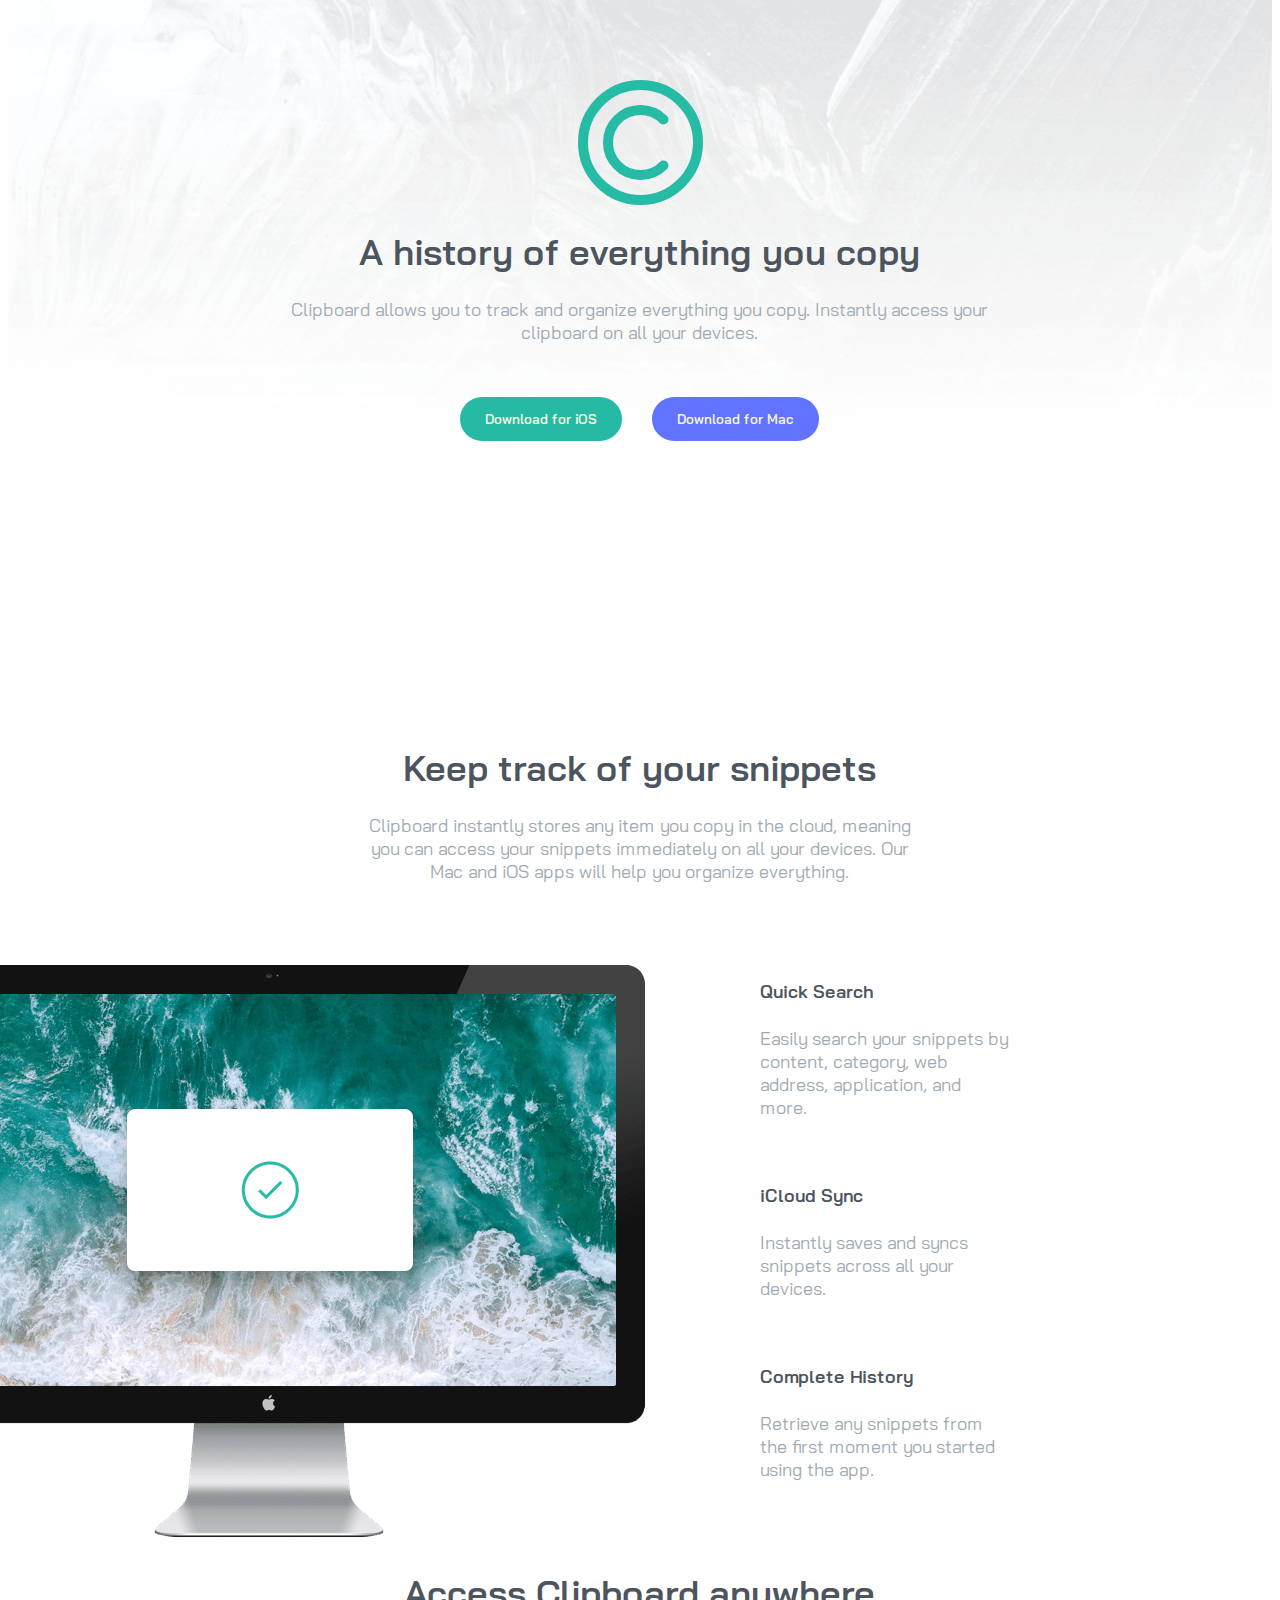
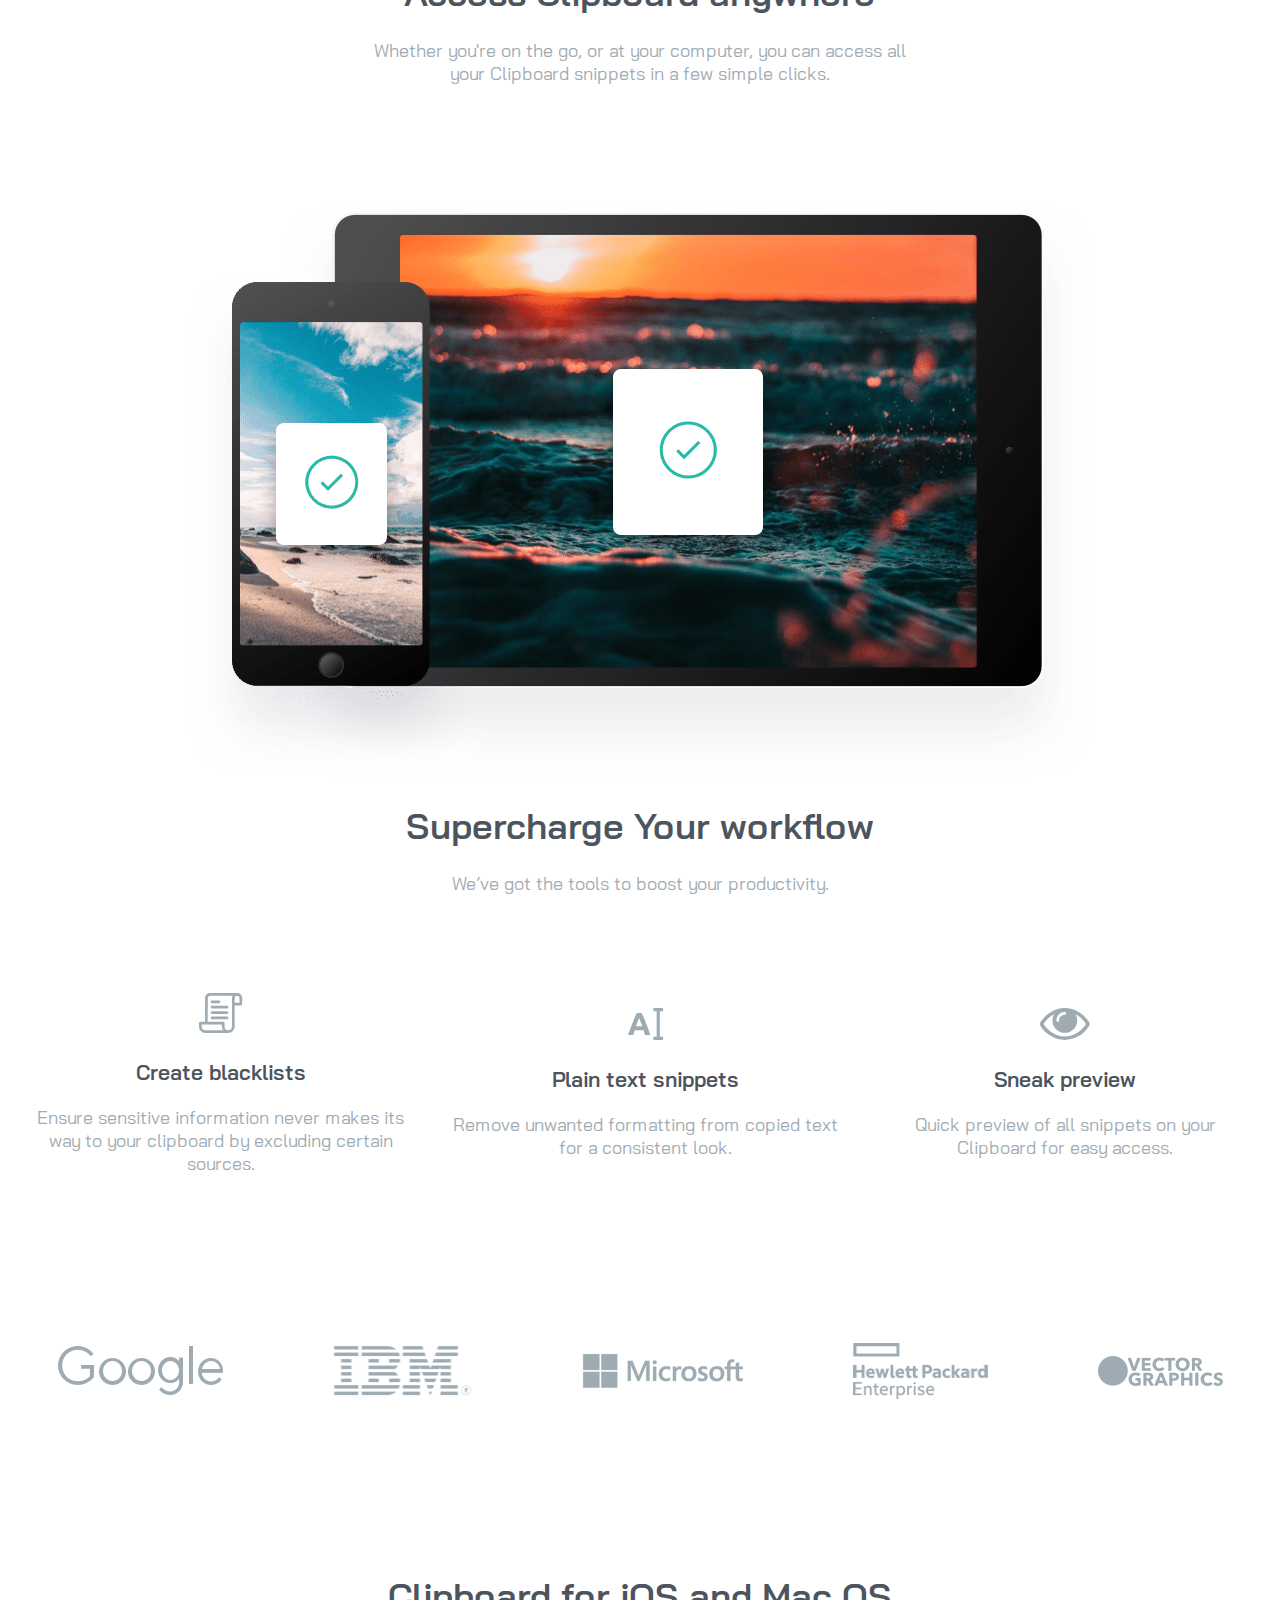
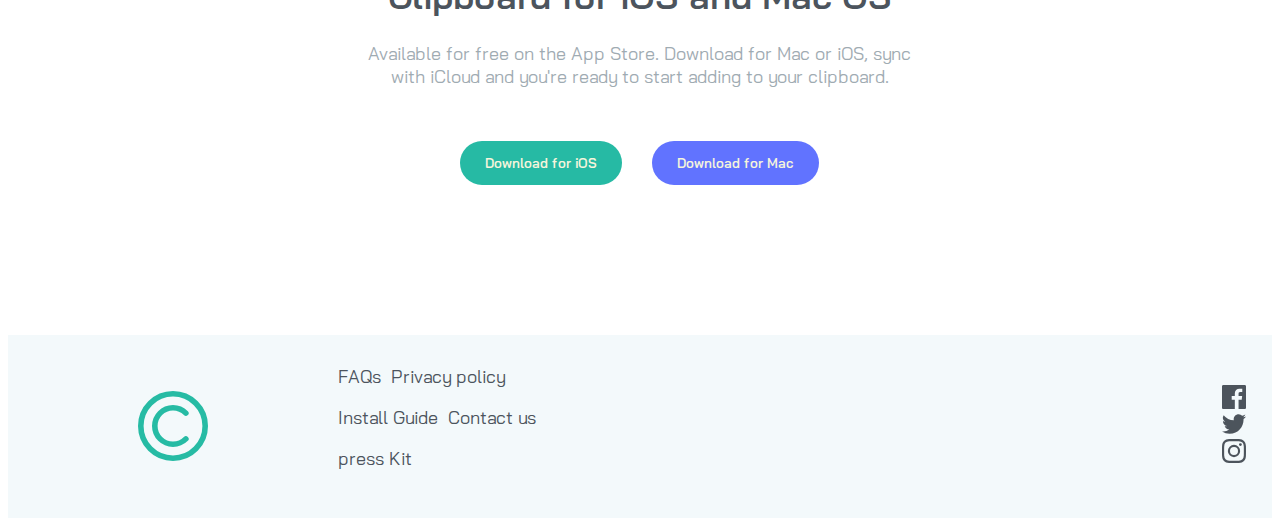
<file: clipboard-landing-page/index.html>
<!DOCTYPE html>
<html lang="en">

<head>
  <meta charset="UTF-8" />
  <meta name="viewport" content="width=device-width, initial-scale=1.0" />
  <!-- displays site properly based on user's device -->

  <link rel="icon" type="image/png" sizes="32x32" href="./images/favicon-32x32.png" />

  <link rel="preconnect" href="https://fonts.googleapis.com">
  <link rel="preconnect" href="https://fonts.gstatic.com" crossorigin>
  <link href="https://fonts.googleapis.com/css2?family=Bai+Jamjuree:wght@400;600&display=swap" rel="stylesheet">
  <link rel="stylesheet" href="style.css">

  <title>Clipboard landing page</title>

  </style>
</head>

<body>

  <div class="container">
    <div class="header">

      <svg class="logo" width="125" height="125" xmlns="http://www.w3.org/2000/svg">
        <g stroke="#26BBA4" stroke-width="10" fill="none" fill-rule="evenodd">
          <circle cx="62.5" cy="62.5" r="57.5" />
          <path d="M85.481 85.481c-12.692 12.692-33.27 12.692-45.962 0s-12.692-33.27 0-45.962 33.27-12.692 45.962 0"
            stroke-linecap="round" />
        </g>
      </svg>

      <div class="heading-div">
        <h1>A history of everything you copy</h1>
        <p> Clipboard allows you to track and organize
          everything you copy. Instantly access your clipboard on all your devices. </p>

        <div class="btn-div"><button class="ios-btn">Download for iOS</button></div>
        <div class="btn-div"><button class="mac-btn">Download for Mac</button></div>
      </div>


    </div>
    <!--header div -->
  </div>

  <div class="devices-div">


    <div class="snippets-div">
      <h1>Keep track of your snippets</h1>
      <p>Clipboard instantly stores any item you copy in the cloud,
        meaning you can access your snippets immediately on all your
        devices. Our Mac and iOS apps will help you organize everything.</p>
    </div>

    <div class="computer-div">

      <img src="images/image-computer.png" alt="" class="computer-img">

      <div class="computer-content-div">

        <h4>Quick Search</h4>

        <p class="comp-p">Easily search your snippets by content, category, web address, application, and more.</p>

        <h4>iCloud Sync</h4>

        <p class="comp-p">Instantly saves and syncs snippets across all your devices.</>

        <h4>Complete History</h4>

        <p class="comp-p">Retrieve any snippets from the first moment you started using the app.</p>
      </div>
    </div>

    <div class="devices-txt">
      <h1>Access Clipboard anywhere</h1>
      <p>Whether you're on the go, or at your computer, you can access all your Clipboard
        snippets in a few simple clicks.</p>
    </div>
    <img src="images/image-devices.png" alt="" class="devices-img">

    <div class="devices-txt">
      <h1>Supercharge Your workflow</h1>
      <p>We’ve got the tools to boost your productivity.</p>
    </div>

    <div class="icons-div">
      <div class="icon-content-div">
        <svg class="icon" width="44" height="40" xmlns="http://www.w3.org/2000/svg">
          <g fill="#9EABB2" fill-rule="nonzero">
            <path
              d="M11.07 0C8.353 0 6.14 2.192 6.14 4.876l-.179 25.278 2.69.02.179-25.289c0-1.21 1.005-2.196 2.24-2.196h27.027V0H11.071z" />
            <path
              d="M38.097 0a5.115 5.115 0 00-5.11 5.11v28.37c0 2.052-1.668 3.72-3.72 3.72a3.725 3.725 0 01-3.72-3.72V30.21c0-.743-.601-1.345-1.344-1.345H1.345C.602 28.864 0 29.466 0 30.21v3.272a6.417 6.417 0 006.41 6.409V37.2a3.724 3.724 0 01-3.72-3.72v-1.927h20.168v1.928a6.417 6.417 0 006.41 6.409 6.417 6.417 0 006.409-6.41V12.46h6.185c.743 0 1.345-.602 1.345-1.345V5.11A5.115 5.115 0 0038.097 0zm2.42 9.77h-4.84V5.11a2.423 2.423 0 012.42-2.42 2.423 2.423 0 012.42 2.42v4.66z" />
            <path
              d="M6.14 37.201h22.813v2.689H6.14zM19.99 7.485h-6.947a1.345 1.345 0 100 2.69h6.947a1.345 1.345 0 100-2.69zM28.057 12.863H13.043a1.345 1.345 0 100 2.69h15.014a1.345 1.345 0 100-2.69zM28.057 18.242H13.043a1.345 1.345 0 100 2.69h15.014a1.344 1.344 0 100-2.69zM28.057 23.62H13.043a1.345 1.345 0 100 2.69h15.014a1.345 1.345 0 100-2.69z" />
          </g>
        </svg>
        <h3>Create blacklists</h3>
        <p>
          Ensure sensitive information never makes its way to your clipboard by excluding certain sources.
        </p>
      </div>
      <div class="icon-content-div">
        <svg class="icon" width="36" height="32" xmlns="http://www.w3.org/2000/svg">
          <path
            d="M17.872 14.736a235.39 235.39 0 012.192 5.744c.746 2.027 1.536 4.24 2.368 6.64h-5.344a44.4 44.4 0 00-.784-2.368c-.288-.81-.57-1.632-.848-2.432h-8.64c-.278.8-.56 1.621-.848 2.432a44.4 44.4 0 00-.784 2.368H0a371.54 371.54 0 012.368-6.644 233.104 233.104 0 012.192-5.748 206.71 206.71 0 012.112-5.112c.693-1.61 1.413-3.136 2.16-4.736H13.6c.725 1.6 1.44 3.125 2.144 4.736.704 1.61 1.413 3.328 2.128 5.12zM7.968 18.32h6.303c-.34-.96-.671-1.878-.991-2.752a94.407 94.407 0 00-.912-2.4c-.288-.725-.539-1.365-.752-1.92-.214-.555-.384-.992-.512-1.313-.107.32-.267.758-.48 1.313a1241.872 1241.872 0 00-1.648 4.32c-.331.874-.667 1.792-1.008 2.752zM35.04 3.2h-3.2v25.6h3.2V32h-9.6v-3.2h3.2V3.2h-3.2V0h9.6v3.2z"
            fill="#9EABB2" fill-rule="nonzero" />
        </svg>
        <h3>Plain text snippets</h3>
        <p>Remove unwanted formatting from copied text for a consistent look.</p>
      </div>
      <div class="icon-content-div">
        <svg class="icon" width="50" height="32" xmlns="http://www.w3.org/2000/svg">
          <path
            d="M49.059 14.072c-2.585-4.227-6.06-7.623-10.424-10.188C34.27 1.318 29.66.035 24.806.035c-4.854 0-9.464 1.283-13.829 3.849C6.612 6.449 3.137 9.845.554 14.072c-.37.646-.554 1.283-.554 1.91 0 .628.185 1.265.554 1.91 2.583 4.227 6.058 7.624 10.423 10.189 4.365 2.565 8.975 3.847 13.83 3.847 4.853 0 9.463-1.277 13.828-3.833 4.365-2.557 7.84-5.957 10.424-10.202.369-.646.553-1.283.553-1.91 0-.628-.184-1.265-.553-1.911zM18.867 6.5c1.652-1.652 3.631-2.478 5.939-2.478.369 0 .683.13.941.388.258.258.388.572.388.941 0 .37-.13.683-.387.941a1.28 1.28 0 01-.942.388c-1.587 0-2.944.563-4.07 1.689-1.126 1.126-1.688 2.482-1.688 4.07 0 .369-.13.683-.388.941a1.28 1.28 0 01-.941.388c-.37 0-.683-.13-.942-.388a1.282 1.282 0 01-.388-.942c0-2.306.827-4.286 2.478-5.938zm17.969 18.522c-3.701 2.242-7.71 3.364-12.03 3.364-4.319 0-8.329-1.121-12.03-3.364-3.7-2.243-6.777-5.256-9.232-9.04 2.805-4.356 6.321-7.614 10.548-9.773a12.099 12.099 0 00-1.689 6.23c0 3.414 1.214 6.334 3.64 8.762 2.428 2.427 5.349 3.64 8.763 3.64 3.415 0 6.335-1.213 8.762-3.64 2.428-2.427 3.641-5.348 3.641-8.763 0-2.233-.563-4.31-1.689-6.229 4.227 2.16 7.743 5.418 10.548 9.773-2.454 3.784-5.532 6.797-9.232 9.04z"
            fill="#9EABB2" fill-rule="nonzero" />
        </svg>
        <h3>Sneak preview</h3>
        <p>Quick preview of all snippets on your Clipboard for easy access.</p>
      </div>
    </div>
    <div class="company-logos-div">
      <img class="logo-img" src="images/logo-google.png" alt="">
      <img class="logo-img" src="images/logo-ibm.png" alt="">
      <img class="logo-img" src="images/logo-microsoft.png" alt="">
      <img class="logo-img" src="images/logo-hp.png" alt="">
      <img class="logo-img" src="images/logo-vector-graphics.png" alt="">
    </div>
    <div class="clipboard-txt devices-txt">
      <h1>Clipboard for iOS and Mac OS</h1>
      <p>Available for free on the App Store. Download for Mac or iOS, sync with iCloud
        and you're ready to start adding to your clipboard.</p>
      <button class="ios-btn">Download for iOS</button>
      <button class="mac-btn">Download for Mac</button>
    </div>
  </div>

  <footer>
    <img class="footer-logo" src="images/logo.svg">
    <div class="span-div">
      <p class="footer-txt">FAQs</p>
      <p class="footer-txt">Privacy policy</p>
      <p class="footer-txt">Install Guide</p>
      <p class="footer-txt">Contact us</p>
      <p class="footer-txt">press Kit</p>
    </div>

    <div class="social-icons-div">
      <img src="images/icon-facebook.svg" alt="" class="social-icon">
      <img src="images/icon-twitter.svg" alt="" class="social-icon">
      <img src="images/icon-instagram.svg" alt="" class="social-icon">
    </div>

  </footer>

</body>

</html>

<!--
3.92
3.86
3.83
3.81
3.78
3.75
3.72
3.69
3.67
3.61 -->
</file>
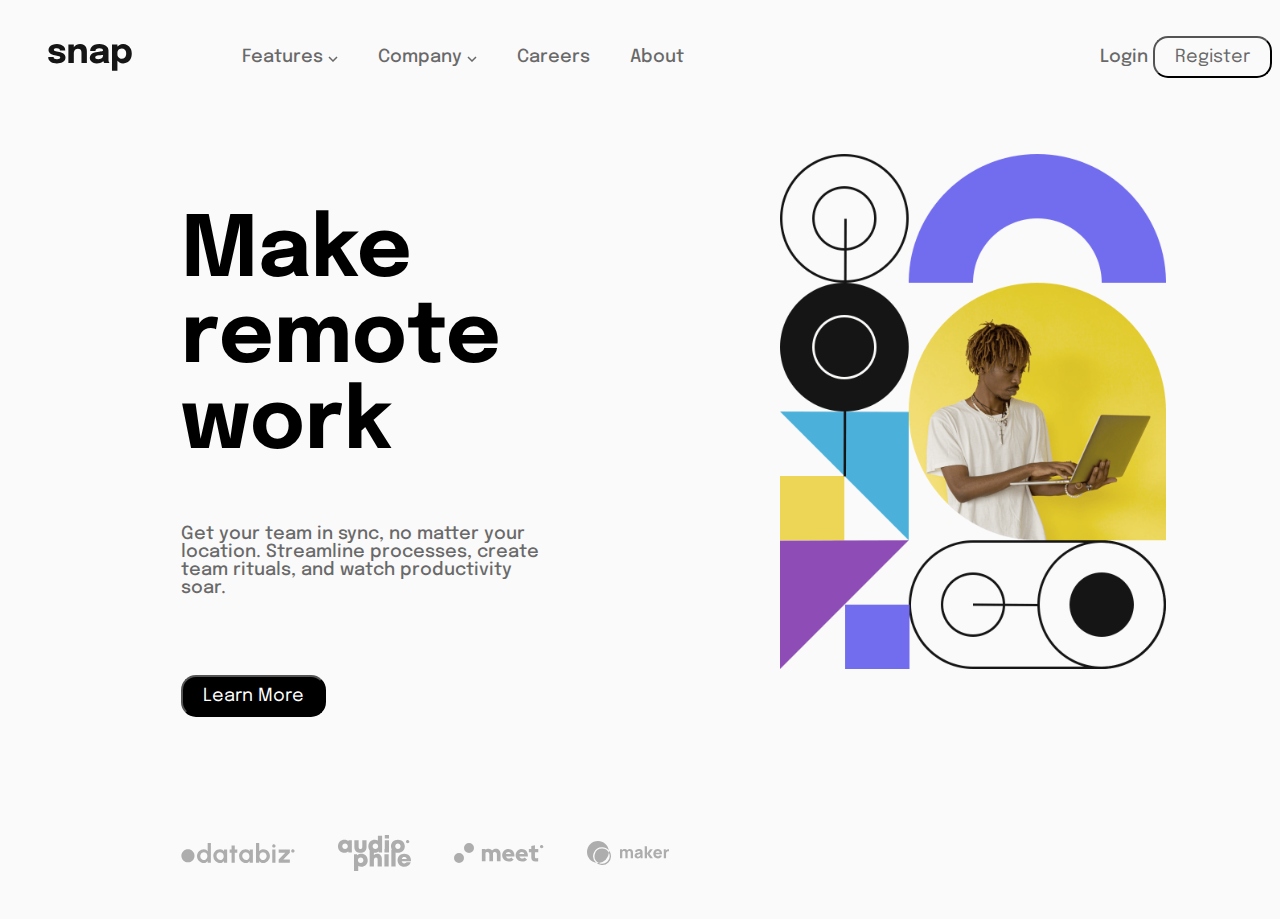
<file: intro-section-with-dropdown-navigation-main/index.html>
<!DOCTYPE html>
<html lang="en">

<head>
  <meta charset="UTF-8">
  <meta name="viewport" content="width=device-width, initial-scale=1.0">
  <!-- displays site properly based on user's device -->

  <link rel="icon" type="image/png" sizes="32x32" href="./images/favicon-32x32.png">
  <link rel="preconnect" href="https://fonts.googleapis.com">
  <link rel="preconnect" href="https://fonts.gstatic.com" crossorigin>
  <link href="https://fonts.googleapis.com/css2?family=Epilogue:wght@500;700&display=swap" rel="stylesheet">

  <link rel="stylesheet" href="style.css">

  <title>Intro section with dropdown navigation</title>

</head>

<body>

  <div class="container">

    <nav>
      <img class="logo" src="images/logo.svg" alt="" srcset="">
      <div class="nav-items">
        <ul>
          <li id="features">Features <img src="images/icon-arrow-down.svg">
            <ul id="features-ul">
              <li><img src="images/icon-todo.svg">Todo List</li>
              <li><img src="images/icon-calendar.svg">Calender</li>
              <li><img src="images/icon-reminders.svg">Reminder</li>
              <li><img src="images/icon-planning.svg">planning</li>
            </ul>
          </li>
          <li id="company">Company <img src="images/icon-arrow-down.svg">
            <ul id="company-ul">
              <li>History</li>
              <li>Our tean</li>
              <li>Blog</li>
            </ul>
          </li>
          <li>Careers</li>
          <li>About</li>
        </ul>

        <div class="buttons">
          <span id="login">Login</span>
          <button id="register">Register</button>
        </div>

      </div>
      <img id="menu-icon" src="images\icon-menu.svg">
    </nav>


    <div class="content">
      <div class="text">
        <h1>Make remote work</h1>
        <p>Get your team in sync, no matter your location.
          Streamline processes, create team rituals, and watch productivity soar.</p>
        <button class="learn">Learn More</button>
        <div class="icons">
          <img src="images/client-databiz.svg">
          <img src="images/client-audiophile.svg">
          <img src="images/client-meet.svg">
          <img src="images/client-maker.svg">
        </div>
      </div>
      <div class="img">
        <img id="hero" src="images/image-hero-desktop.png" alt="">
      </div>
    </div>

    <!-- Features
    Company
    Careers
    About

    Login
    Register

    Make remote work

    

    Learn more -->

  </div>

  <div class="blur">
    <div class="sidebar">
      <div class="nav-items-mob">
        <img id="close" src="images/icon-close-menu.svg">
        <ul>
          <li id="features">Features <img class="arrow" src="images/icon-arrow-down.svg">
            <ul id="features-ul">
              <li><img src="images/icon-todo.svg">Todo List</li>
              <li><img src="images/icon-calendar.svg">Calender</li>
              <li><img src="images/icon-reminders.svg">Reminder</li>
              <li><img src="images/icon-planning.svg">planning</li>
            </ul>
          </li>
          <li id="company">Company <img class="arrow" src="images/icon-arrow-down.svg">
            <ul id="company-ul">
              <li>History</li>
              <li>Our tean</li>
              <li>Blog</li>
            </ul>
          </li>
          <li id="careers">Careers</li>
          <li about="about">About</li>
        </ul>

        <div class="buttons">
          <span id="login">Login</span>
          <button id="register">Register</button>
        </div>

      </div>
    </div>
  </div>

  <script src="index.js"></script>
</body>

</html>
</file>
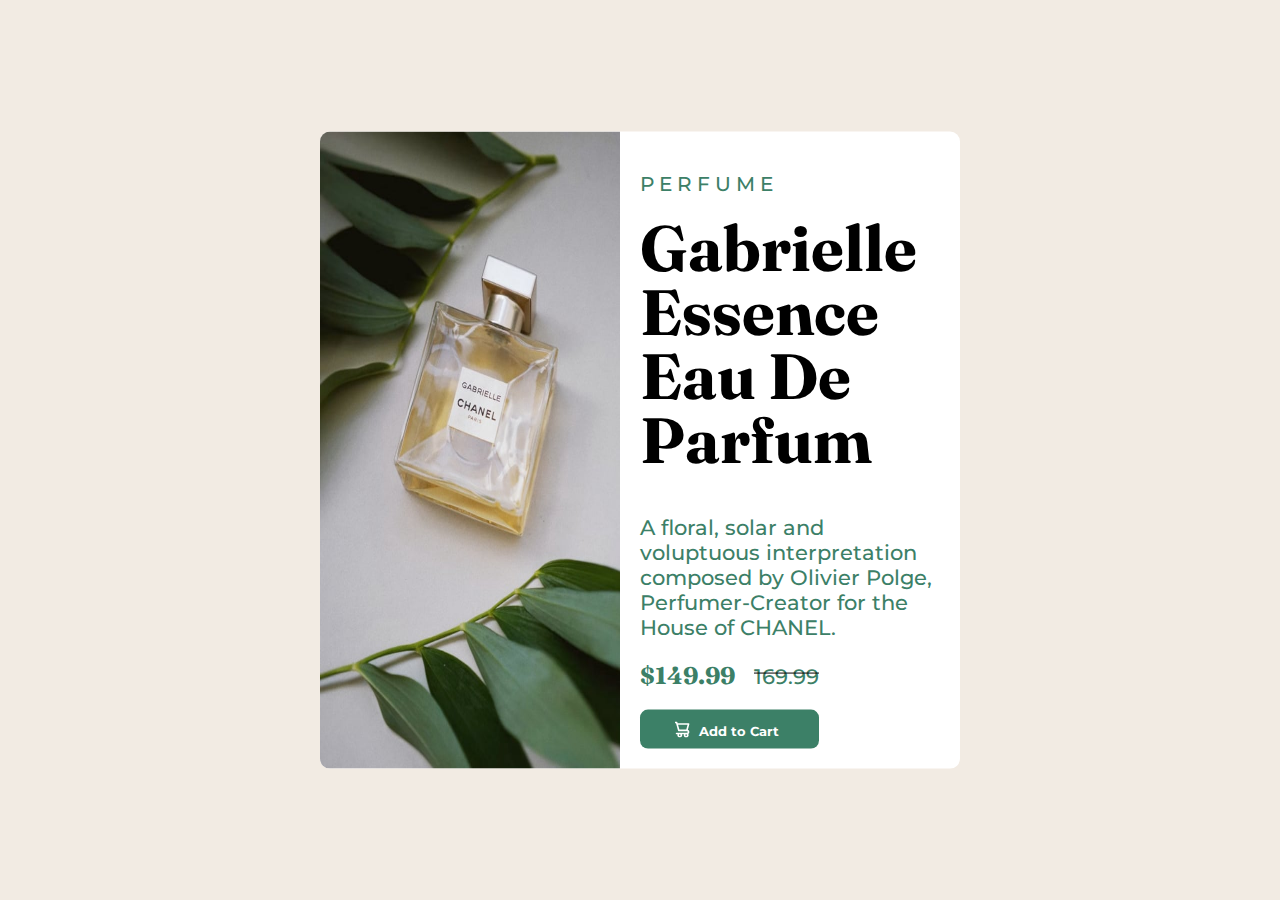
<file: product-preview-card-component-main/index.html>
<!DOCTYPE html>
<html lang="en">
  <head>
    <meta charset="UTF-8" />
    <meta name="viewport" content="width=device-width, initial-scale=1.0" />
    <!-- displays site properly based on user's device -->

    <link
      rel="icon"
      type="image/png"
      sizes="32x32"
      href="./images/favicon-32x32.png"
    />
    <link rel="preconnect" href="https://fonts.googleapis.com" />
    <link rel="preconnect" href="https://fonts.gstatic.com" crossorigin />
    <link
      href="https://fonts.googleapis.com/css2?family=Fraunces:opsz,wght@9..144,700&family=Montserrat:wght@500;700&display=swap"
      rel="stylesheet"
    />
    <link rel="stylesheet" href="style.css" />

    <title>Frontend Mentor | Product preview card component</title>
  </head>
  <body>
    <div class="container">
      <div class="img">
        <img src="images/image-product-desktop.jpg" alt="" />
      </div>
      <div class="txt">
        <p class="top-txt">P E R F U M E</p>
        <h1 class="heading">Gabrielle Essence Eau De Parfum</h1>
        <p>
          A floral, solar and voluptuous interpretation composed by Olivier
          Polge, Perfumer-Creator for the House of CHANEL.
        </p>
        <div class="price-div">
          <h2 class="price">$149.99</h2>
          <del><p class="deleted">169.99</p></del>
        </div>
        
          <button>
            <svg width="15" height="16" xmlns="http://www.w3.org/2000/svg">
              <path
                d="M14.383 10.388a2.397 2.397 0 0 0-1.518-2.222l1.494-5.593a.8.8 0 0 0-.144-.695.8.8 0 0 0-.631-.28H2.637L2.373.591A.8.8 0 0 0 1.598 0H0v1.598h.983l1.982 7.4a.8.8 0 0 0 .799.59h8.222a.8.8 0 0 1 0 1.599H1.598a.8.8 0 1 0 0 1.598h.943a2.397 2.397 0 1 0 4.507 0h1.885a2.397 2.397 0 1 0 4.331-.376 2.397 2.397 0 0 0 1.12-2.021ZM11.26 7.99H4.395L3.068 3.196h9.477L11.26 7.991Zm-6.465 6.392a.8.8 0 1 1 0-1.598.8.8 0 0 1 0 1.598Zm6.393 0a.8.8 0 1 1 0-1.598.8.8 0 0 1 0 1.598Z"
                fill="#FFF"
              />
            </svg>
            Add to Cart
          </button>
          
      </div>
    </div>
  </body>
</html>
</file>
<file: clipboard-landing-page/style.css>
body{
    font-size: 18px;
    font-family: 'Bai Jamjuree', sans-serif;
    font-weight: 400;
    margin-top: 0%;
}

.container{
    display: flex;
    justify-content: center;
    align-items: center;
    flex-direction: column;
    background-image: url("images/bg-header-desktop.png");
    background-size: cover;
}

.header{
    display: flex;
    flex-direction: column;
    align-items: center;
}

.btn-div{
    display: inline;
}

.logo{
    padding-top: 80px;
}

.heading-div{
    text-align: center;
    max-width: 79%;
}

h1,h4,h3{
    font-weight: 600;
    color: hsl(210, 10%, 33%);
}
p{
    color: hsl(201, 11%, 66%);
    margin-top: 0px;
}

.ios-btn{
    padding: 14px 25px;
    border-radius: 22px;
    color: beige;
    background-color: hsl(171, 66%, 44%);
    font-family: 'Bai Jamjuree', sans-serif;
    border: 0px;
    font-weight: 600;
    margin-top: 35px;
    margin-right: 25px;
}
.mac-btn{
    padding: 14px 25px;
    border-radius: 22px;
    color: beige;
    background-color: hsl(233, 100%, 69%);
    font-family: 'Bai Jamjuree', sans-serif;
    border: 0px;
    font-weight: 600;
    margin-top: 35px;
}
.snippets-div{
    text-align: center;
    max-width: 564.15px;
    margin-top: 140px;
}

.computer-div{
    display: flex;
    align-items: center;
    margin-top: 55px;
}
.computer-img{
    position: relative;
    left: -115px;
}
.computer-content-div{
    max-width: 20%;
}
.comp-p{
    margin-bottom: 65px;
}

.devices-div{
    display: flex;
    flex-direction: column;
    align-items: center;
    margin-top: 140px;
    width: 100%;
}
.devices-txt{
    text-align: center;
    max-width: 45%;
}
.devices-img{
    margin-top: 100px;
}
.icons-div{
    display: flex;
    justify-content: center;
    align-items: center;
    width: 100%;
    margin-top: 80px;
}
.icon-content-div{
    text-align: center;
    max-width: 385px;
    margin: 0px 20px;
}
.company-logos-div{
    display: flex;
    width: 100%;
    justify-content: center;
    align-items: center;
    margin-top: 150px;
}
.logo-img{
    padding: 0 55px;
}
.clipboard-txt{
    margin-top: 150px;
}

footer{
    display: flex;
    align-items: center;
    margin-top: 150px;
    background-color: hsl(201deg 52% 97%);
    padding: 30px 0px;
}

.span-div{
    display: flex;
    align-items: center;
    flex-wrap: wrap;
    max-width: 370px;
}
.footer-txt{
    margin-right: 10px;
    color: hsl(210, 10%, 33%);
}
.footer-logo{
    width: 70px;
    margin: 0 130px;
}
.social-icons-div{
    margin-left: 600px;
}

@media (max-width: 376px){
    .heading-div{
        display: flex;
        max-width: 97%;
        flex-direction: column;
        justify-content: center;
    }
    button{
        width: 85%;
    }
    .ios-btn{
        margin-right: 0px;
    }
    .snippets-div{
        margin-top: 80px;
    }
    .computer-div{
        flex-direction: column;
    }
    .computer-img{
        position: static;
        max-width: 100%;
    }
    .computer-content-div{
        max-width: 95%;
        text-align: center;
    }
    .devices-txt{
        max-width: 95%;
    }

    .devices-img{
        max-width: 100%;
    }
    .icons-div{
        flex-direction: column;
        margin-top: 30px;
    }
    .icon-content-div{
        margin-top: 70px;
    }
    .company-logos-div{
        flex-direction: column;
        margin-top: 100px;
    }
    .logo-img{
        margin-top: 80px;
    }
    footer{
        flex-direction: column;
        flex-wrap: nowrap;
    }
    .span-div{
        flex-direction: column;
        margin: 40px 0px;
    }
    .social-icons-div{
        margin: 0px;
    }
}
</file>
<file: intro-section-with-dropdown-navigation-main/style.css>
body {
  background-color: hsl(0, 0%, 98%);
  font-family: "Epilogue", sans-serif;
  font-weight: 500;
  font-size: 18px;
  color: hsl(0, 0%, 41%);
  width: fit-content;
}
.container {
  max-width: 1440px;
}

.sidebar{
  display: none;
}

nav {
  display: flex;
  margin: 30px 0px;
  background-color: hsl(0, 0%, 98%);
  align-items: center;
  justify-content: space-between;
}

.nav-items {
  display: flex;
  margin-left: 50px;
  align-items: center;
  width: 100%;
  justify-content: space-between;
}

.logo {
  margin-left: 40px;
}

ul{
  list-style: none;
  position: relative;
}

div ul li ul li img{
  margin-right: 10px;
}

li{
  float: left;
  margin: 0px 20px;
}

li ul{
  position: absolute;
  display: none;
  top: 25px;
  float: none;
  background-color: white;
  padding: 10px 0px;
  box-shadow: 0px 0px 12px -5px;
  border-radius: 10px;
}

#features-ul{
  left: 32px;
}

li ul li{
  float: none;
  padding: 7px 0px;
}

#menu-icon{
  display: none;
}

#register {
  padding: 10px 20px;
  border-radius: 15px;
  font-size: 18px;
  font-family: "Epilogue", sans-serif;
  background-color: hsl(0, 0%, 98%);
  color: hsl(0, 0%, 41%);
}

.content {
  display: flex;
  max-width: 90%;
  margin: 0 auto;
  padding: 40px 0px;
}

.text {
  padding: 0px 110px;
}

h1 {
  font-weight: 700;
  font-size: 63pt;
  color: black;
}

p {
  width: 75%;
}

.learn {
    padding: 10px 20px;
    border-radius: 15px;
    font-size: 18px;
    margin-top: 60px;
    font-family: "Epilogue", sans-serif;
    color: white;
    background-color: black;
  }

div .icons{
    display: flex;
    flex-direction: row;
    margin-top: 118px;
    justify-content: space-between;
    align-items: center;
}

.img{
  max-width: 90%;
}

img#hero {
  max-width: inherit;
  margin: auto;
  /* display: block; */
}

@media(max-width: 376px){

  body{
    margin: 0px;
  }

  container{
    z-index: -1;
  }

  .sidebar{
    display: flex;
    flex-direction: column;
    position: fixed;
    width: 55%;
    z-index: 1;
    background-color: hsl(0, 0%, 98%);
    bottom: 0px;
    right: 0px;
    float: right;
    height: 100%;
    padding: 0px 20px;

  }

  .blur{
    /* display: none; */
    z-index: 1000;
    position: fixed;
    top: 0px;
    width: 100%;
    height: 100%;
    background-color: rgba(0,0,0,0.75);
  }
  .nav-items-mob{
    display: flex;
    flex-direction: column;
  }

  #close{
    align-self: flex-end;
    margin-top: 15px;
  }
  
  ul{
    padding: 0px;
  }

  li{
    padding: 0px;
    margin: 0px;
    float: none;
  }

  #features,#company,#careers,#about{
    margin: 15px 0px;
  }

  #features-ul, #company-ul{
    left: 32px;
  }

  ul li ul{
    position: relative;
    top: 0px;
    display: block;
    box-shadow: none;
  }

  .arrow{
    margin-left: 10px;
  }

  .buttons{
    text-align: center;
  }

  #login{
    display: block;
    margin-top: 0px;
    margin-bottom: 20px;
  }
  #register{
    width: 100%;
  }



  .content{
    flex-direction: column-reverse;
    max-width: 100%;
    margin: 0px;
    padding: 0px;
  }

  .nav-items{
    display: none;
  }
  #menu-icon{
    display: inline;
    margin-right: 14px;
  }

  .img{
    max-width: 100%;
  }

  #hero{
    content: url("images/image-hero-mobile.png");
    width: 100%;
  }

  .text{
    /* display: flex;
    flex-direction: column; */
    padding: 0px 10px;
    text-align: center;
  }

  h1{
    font-size: xx-large;
  }
  p{
    width: 100%;
  }
  .learn{
    margin-top: 10px;
    margin-bottom: 50px;
  }
  div .icons{
    margin-top: 0px;
    margin-bottom: 60px;
  }

}
</file>
<file: product-preview-card-component-main/style.css>
body{
    background-color:hsl(30, 38%, 92%);
}
.container{
    overflow: hidden;
    display: flex;
    background-color: hsl(0, 0%, 100%);
    position: absolute;
    left: 50%;
    top: 50%;
    transform: translate(-50%, -50%);
    border-radius: 10px;
}

.img{
    flex:1;
}
img{
    width: 100%;
    height: 100%;
}
.txt{
    display: inline-block;
    width: 49%;
    padding: 20px;
    flex: 1;
}

p{
    color: hsl(158, 36%, 37%);
    font-family: 'Montserrat', sans-serif;
    font-weight: 500;
    font-size: 21px;
}
.top-txt{
    padding-top: 0px;
    font-size: 20px;
}
.heading{
    font-family: 'Fraunces', serif;
    font-weight: 700;
    line-height: 1;
    font-size: 4rem;
    margin-top: 0px;
}
.price-div{
    align-items: center;
}
.price{
    font-family: 'Fraunces', serif;
    font-weight: 700;
    display: inline;
    color: hsl(158, 36%, 37%);
}
.deleted{
    display: inline;
    padding-left: 15px;
}
svg{
    position: relative;
    right: 5px;
    top: 2px;
}
button{
    padding: 10px 40px;
    background-color: hsl(158, 36%, 37%);
    color: hsl(0, 0%, 100%);
    border-radius: 8px;
    border: 0px;
    font-family: 'Montserrat';
    font-weight: 700;
    margin-top: 20px;
}

@media (max-width: 375px) {
    .container{
        width: 90%;
        flex-direction: column;
        height: 95vh;
    }
    img{
        content: url("images/image-product-mobile.jpg");
    }
    .txt{
        width: 100%;
        box-sizing: border-box;
    }
    .top-txt{
        margin-top: 0px;
        font-size: 14px;
    }
    p{
        font-size: 14px;
    }
    .heading{
        font-size: 26pt;
    }
    button{
        width: 100%;
    }
        
}
</file>
